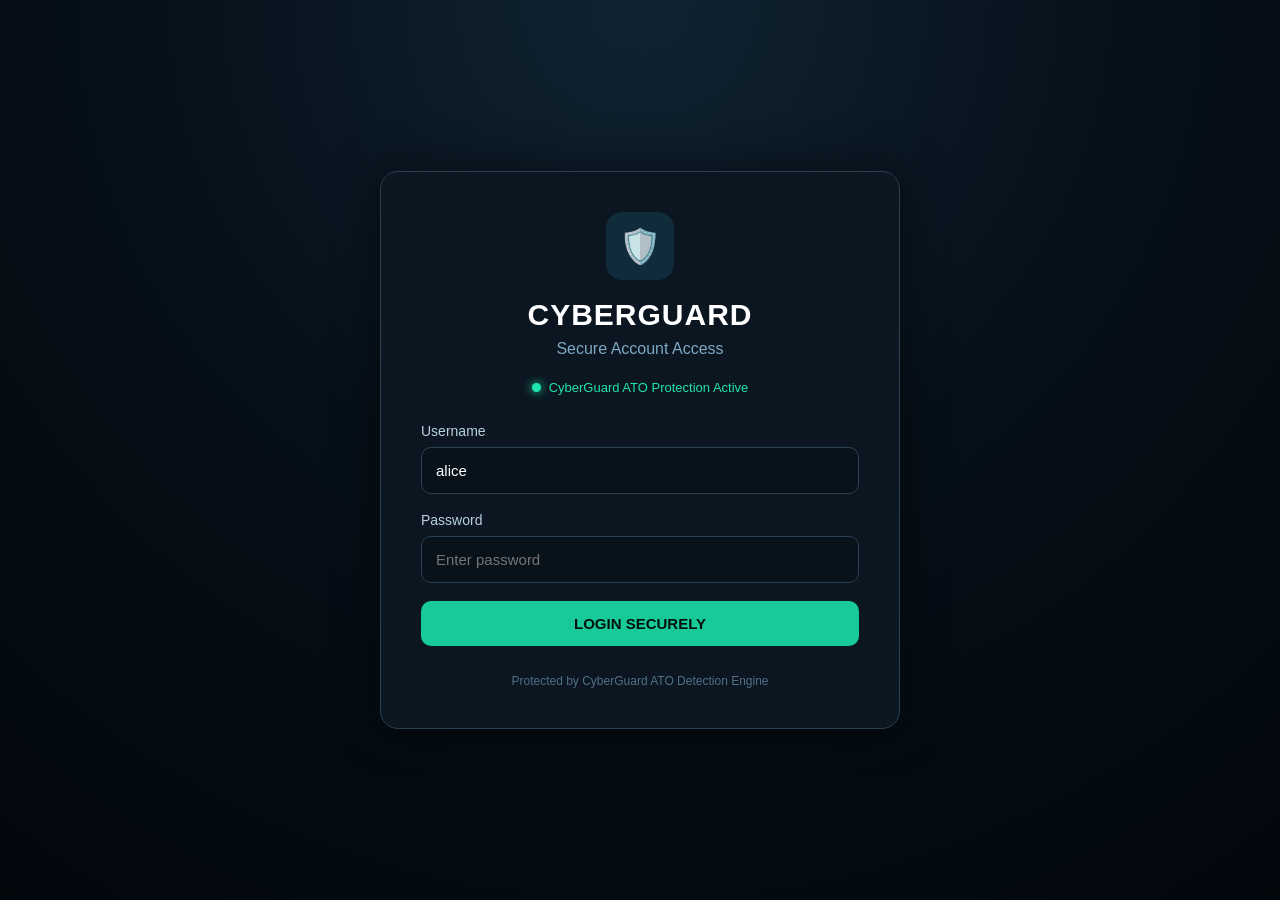
<file: 03-YOU-ACCOUNT-TAKEOVER/demo_app/templates/login.html>
<!DOCTYPE html>
<html lang="en">

<head>

    <meta charset="UTF-8">

    <meta
        name="viewport"
        content="width=device-width, initial-scale=1.0"
    >

    <title>CyberGuard Secure Login</title>


    <style>

        * {
            box-sizing: border-box;
            margin: 0;
            padding: 0;
            font-family:
                Arial,
                Helvetica,
                sans-serif;
        }


        body {

            min-height: 100vh;

            display: flex;

            justify-content: center;

            align-items: center;

            padding: 30px 0;

            background:
                radial-gradient(
                    circle at top,
                    #102332 0%,
                    #061019 45%,
                    #02070c 100%
                );

            color: white;
        }


        .container {

            width: 520px;

            max-width: 94%;

            background: #0b1621;

            border: 1px solid #294254;

            border-radius: 18px;

            padding: 40px;

            box-shadow:
                0 0 45px
                rgba(0, 0, 0, 0.5);
        }


        .logo {

            width: 68px;

            height: 68px;

            margin: 0 auto 18px;

            display: flex;

            align-items: center;

            justify-content: center;

            background: #102b3a;

            border-radius: 16px;

            font-size: 34px;
        }


        h1 {

            text-align: center;

            font-size: 30px;

            letter-spacing: 1px;

            margin-bottom: 8px;
        }


        .subtitle {

            text-align: center;

            color: #7fa9c4;

            margin-bottom: 22px;
        }


        .security-status {

            display: flex;

            justify-content: center;

            align-items: center;

            gap: 8px;

            color: #20e5ad;

            font-size: 13px;

            margin-bottom: 28px;
        }


        .dot {

            width: 9px;

            height: 9px;

            border-radius: 50%;

            background: #20e5ad;

            box-shadow:
                0 0 10px #20e5ad;
        }


        label {

            display: block;

            margin-bottom: 8px;

            color: #b9d0df;

            font-size: 14px;
        }


        input {

            width: 100%;

            padding: 14px;

            margin-bottom: 18px;

            background: #07121b;

            border: 1px solid #294254;

            border-radius: 10px;

            color: white;

            outline: none;

            font-size: 15px;
        }


        input:focus {

            border-color: #18d19f;

            box-shadow:
                0 0 0 2px
                rgba(24, 209, 159, 0.12);
        }


        button {

            width: 100%;

            padding: 14px;

            border: none;

            border-radius: 10px;

            background: #18c99a;

            color: #03110d;

            font-weight: bold;

            font-size: 15px;

            cursor: pointer;

            transition: 0.2s;
        }


        button:hover {

            background: #25e3b0;

            transform: translateY(-1px);
        }


        button:disabled {

            opacity: 0.55;

            cursor: not-allowed;

            transform: none;
        }


        .loader {

            display: none;

            text-align: center;

            color: #7fa9c4;

            margin-top: 15px;

            font-size: 13px;
        }


        /* =====================================================
           RESULT
           ===================================================== */

        .result {

            display: none;

            margin-top: 22px;

            padding: 20px;

            background: #07121b;

            border: 1px solid #294254;

            border-radius: 10px;
        }


        .result-title {

            font-size: 20px;

            font-weight: bold;

            margin-bottom: 12px;
        }


        .row {

            color: #a9bfcc;

            font-size: 14px;

            margin: 7px 0;

            line-height: 1.5;
        }


        .risk {

            margin-top: 14px;

            font-size: 25px;

            font-weight: bold;
        }


        .success {

            color: #25e6ad;
        }


        .warning {

            color: #ffc857;
        }


        .danger {

            color: #ff5c70;
        }


        /* =====================================================
           MFA
           ===================================================== */

        .mfa {

            display: none;

            margin-top: 22px;

            padding: 22px;

            border-radius: 12px;

            border: 1px solid #665b28;

            background:
                linear-gradient(
                    145deg,
                    #191807,
                    #0b1116
                );
        }


        .mfa-title {

            color: #ffd75e;

            font-size: 21px;

            font-weight: bold;

            margin-bottom: 10px;
        }


        .mfa-description {

            color: #aebbc4;

            font-size: 14px;

            line-height: 1.5;

            margin-bottom: 18px;
        }


        .otp-display {

            padding: 15px;

            margin-bottom: 18px;

            text-align: center;

            background: #101b23;

            border: 1px dashed #ffd75e;

            border-radius: 9px;

            color: #ffd75e;

            font-size: 24px;

            font-weight: bold;

            letter-spacing: 6px;
        }


        .back-button {

            margin-top: 10px;

            background: transparent;

            border: 1px solid #294254;

            color: #8da8b8;
        }


        .back-button:hover {

            background: #101d27;

            color: white;
        }


        /* =====================================================
           SUCCESS SESSION
           ===================================================== */

        .success-box {

            display: none;

            margin-top: 22px;

            padding: 22px;

            border-radius: 12px;

            border: 1px solid #1c705d;

            background: #071a16;
        }


        .success-title {

            color: #25e6ad;

            font-size: 21px;

            font-weight: bold;

            margin-bottom: 10px;
        }


        .session-id {

            margin-top: 12px;

            padding: 10px;

            background: #0b2821;

            border-radius: 7px;

            color: #8ee9d1;

            font-size: 12px;

            word-break: break-all;
        }


        /* =====================================================
           SESSION PROTECTION
           ===================================================== */

        .session-protection {

            display: none;

            margin-top: 22px;

            padding: 22px;

            border-radius: 12px;

            border: 1px solid #24506a;

            background:
                linear-gradient(
                    145deg,
                    #091a27,
                    #071119
                );
        }


        .protection-title {

            color: #53c7ff;

            font-size: 20px;

            font-weight: bold;

            margin-bottom: 8px;
        }


        .monitoring-status {

            display: flex;

            align-items: center;

            gap: 8px;

            margin-bottom: 18px;

            color: #25e6ad;

            font-size: 14px;
        }


        .monitor-dot {

            width: 9px;

            height: 9px;

            border-radius: 50%;

            background: #25e6ad;

            box-shadow:
                0 0 9px #25e6ad;
        }


        .monitor-grid {

            display: grid;

            grid-template-columns:
                1fr 1fr;

            gap: 10px;

            margin-bottom: 20px;
        }


        .monitor-item {

            padding: 11px;

            background: #0c202d;

            border: 1px solid #1d3c4e;

            border-radius: 8px;

            color: #a9c6d6;

            font-size: 13px;
        }


        .monitor-item span {

            color: #25e6ad;

            margin-right: 5px;
        }


        .takeover-button {

            background: #d84d62;

            color: white;
        }


        .takeover-button:hover {

            background: #ef5d72;
        }


        /* =====================================================
           TAKEOVER RESULT
           ===================================================== */

        .takeover-result {

            display: none;

            margin-top: 22px;

            padding: 22px;

            border-radius: 12px;

            border: 1px solid #8b3040;

            background:
                linear-gradient(
                    145deg,
                    #250d13,
                    #10090c
                );
        }


        .takeover-title {

            color: #ff6477;

            font-size: 21px;

            font-weight: bold;

            margin-bottom: 12px;
        }


        .attack-risk {

            color: #ff6477;

            font-size: 27px;

            font-weight: bold;

            margin: 12px 0;
        }


        .detection-list {

            margin-top: 12px;

            padding: 14px;

            background: #190b0f;

            border-radius: 8px;
        }


        .detection-item {

            color: #ffb2bc;

            font-size: 13px;

            margin: 8px 0;
        }


        .revoked {

            margin-top: 15px;

            padding: 12px;

            border-radius: 8px;

            background: #321017;

            color: #ff8b9a;

            font-weight: bold;

            text-align: center;
        }


        .footer {

            text-align: center;

            margin-top: 28px;

            color: #527087;

            font-size: 12px;
        }


        @media (max-width: 600px) {

            .container {

                padding: 28px 22px;

            }

            .monitor-grid {

                grid-template-columns:
                    1fr;

            }

        }

    </style>

</head>


<body>


<div class="container">


    <!-- =====================================================
         HEADER
         ===================================================== -->

    <div class="logo">
        🛡️
    </div>


    <h1>
        CYBERGUARD
    </h1>


    <div class="subtitle">
        Secure Account Access
    </div>


    <div class="security-status">

        <span class="dot"></span>

        CyberGuard ATO Protection Active

    </div>


    <!-- =====================================================
         LOGIN SECTION
         ===================================================== -->

    <div id="loginSection">

        <form id="loginForm">


            <label for="username">
                Username
            </label>


            <input
                type="text"
                id="username"
                value="alice"
                placeholder="Enter username"
                required
            >


            <label for="password">
                Password
            </label>


            <input
                type="password"
                id="password"
                placeholder="Enter password"
                required
            >


            <button
                type="submit"
                id="loginButton"
            >
                LOGIN SECURELY
            </button>


        </form>


        <div
            class="loader"
            id="loginLoader"
        >

            CyberGuard is analyzing
            authentication behavior...

        </div>

    </div>


    <!-- =====================================================
         LOGIN RESULT
         ===================================================== -->

    <div
        class="result"
        id="resultBox"
    >

        <div
            class="result-title"
            id="resultTitle"
        ></div>


        <div
            class="row"
            id="severity"
        ></div>


        <div
            class="row"
            id="decision"
        ></div>


        <div
            class="row"
            id="indicators"
        ></div>


        <div
            class="risk"
            id="risk"
        ></div>

    </div>


    <!-- =====================================================
         MFA SECTION
         ===================================================== -->

    <div
        class="mfa"
        id="mfaBox"
    >


        <div class="mfa-title">

            🔐 Additional Verification Required

        </div>


        <div class="mfa-description">

            CyberGuard detected elevated
            authentication risk.

            Complete MFA verification to
            continue securely.

        </div>


        <div
            class="otp-display"
            id="otpDisplay"
        >
            ------
        </div>


        <label for="otpInput">

            Enter Verification Code

        </label>


        <input
            type="text"
            id="otpInput"
            maxlength="6"
            inputmode="numeric"
            autocomplete="one-time-code"
            placeholder="Enter 6-digit OTP"
        >


        <button
            id="verifyButton"
            onclick="verifyMFA()"
        >
            VERIFY MFA
        </button>


        <button
            class="back-button"
            onclick="backToLogin()"
        >
            BACK TO LOGIN
        </button>


    </div>


    <!-- =====================================================
         AUTHENTICATION SUCCESS
         ===================================================== -->

    <div
        class="success-box"
        id="successBox"
    >


        <div class="success-title">

            ✓ Authentication Successful

        </div>


        <div class="row">

            Your identity has been verified.

        </div>


        <div class="row">

            CyberGuard created an authenticated
            session.

        </div>


        <div
            class="session-id"
            id="sessionId"
        ></div>


    </div>


    <!-- =====================================================
         SESSION PROTECTION
         ===================================================== -->

    <div
        class="session-protection"
        id="sessionProtection"
    >


        <div class="protection-title">

            🛡️ Session Protection

        </div>


        <div class="monitoring-status">

            <span class="monitor-dot"></span>

            Session Monitoring: ACTIVE

        </div>


        <div class="monitor-grid">


            <div class="monitor-item">

                <span>✓</span>

                IP Monitoring

            </div>


            <div class="monitor-item">

                <span>✓</span>

                Device Monitoring

            </div>


            <div class="monitor-item">

                <span>✓</span>

                Browser Monitoring

            </div>


            <div class="monitor-item">

                <span>✓</span>

                Location Monitoring

            </div>


        </div>


        <button
            class="takeover-button"
            id="takeoverButton"
            onclick="simulateSessionTakeover()"
        >

            ⚠ SIMULATE SESSION TAKEOVER

        </button>


    </div>


    <!-- =====================================================
         TAKEOVER RESULT
         ===================================================== -->

    <div
        class="takeover-result"
        id="takeoverResult"
    >


        <div class="takeover-title">

            ⚠ SESSION TAKEOVER DETECTED

        </div>


        <div
            class="row"
            id="takeoverDecision"
        ></div>


        <div
            class="row"
            id="takeoverSeverity"
        ></div>


        <div
            class="attack-risk"
            id="takeoverRisk"
        ></div>


        <div class="detection-list">


            <div
                class="detection-item"
                id="ipDetection"
            >
                ✓ IP change detection
            </div>


            <div
                class="detection-item"
                id="deviceDetection"
            >
                ✓ Device change detection
            </div>


            <div
                class="detection-item"
                id="browserDetection"
            >
                ✓ Browser/User-Agent change detection
            </div>


            <div
                class="detection-item"
                id="locationDetection"
            >
                ✓ Location change detection
            </div>


        </div>


        <div class="revoked">

            ✓ Session automatically revoked

            <br>

            ✓ Current request rejected

            <br>

            ✓ Re-authentication required

        </div>


    </div>


    <div class="footer">

        Protected by CyberGuard ATO Detection Engine

    </div>


</div>


<script>


// ==========================================================
// GLOBAL STATE
// ==========================================================

let currentChallengeId = null;

let currentSessionId = null;


// ==========================================================
// LOGIN
// ==========================================================

document
    .getElementById("loginForm")
    .addEventListener(
        "submit",
        async function(event) {

            event.preventDefault();


            const username =
                document
                    .getElementById("username")
                    .value
                    .trim();


            const password =
                document
                    .getElementById("password")
                    .value;


            const loginButton =
                document
                    .getElementById("loginButton");


            const loader =
                document
                    .getElementById("loginLoader");


            loginButton.disabled = true;

            loader.style.display = "block";


            hideMFA();

            hideSuccess();

            hideSessionProtection();

            hideTakeoverResult();

            clearResult();


            /*
             * Hackathon demonstration context.
             *
             * These controlled values simulate a
             * suspicious authentication environment.
             *
             * In production, security context should
             * be derived/trusted by the server.
             */

            const payload = {

                username: username,

                password: password,

                ip_address:
                    "198.51.100.25",

                location:
                    "Delhi",

                device_id:
                    "NEW-DEVICE-001",

                user_agent:
                    "Unknown-Attacker-Agent"

            };


            try {


                const response =
                    await fetch(
                        "/api/login",
                        {

                            method: "POST",

                            headers: {

                                "Content-Type":
                                    "application/json"

                            },

                            body:
                                JSON.stringify(payload)

                        }
                    );


                const data =
                    await response.json();


                console.log(
                    "CyberGuard Login Response:",
                    data
                );


                displayLoginResult(data);


                // ==========================================
                // MFA REQUIRED
                // ==========================================

                if (
                    data.decision ===
                    "MFA_REQUIRED"
                ) {


                    currentChallengeId =
                        data.mfa &&
                        data.mfa.challenge_id;


                    const demoOTP =
                        data.mfa &&
                        data.mfa.demo_otp;


                    if (
                        currentChallengeId &&
                        demoOTP
                    ) {


                        document
                            .getElementById(
                                "otpDisplay"
                            )
                            .textContent =
                            demoOTP;


                        document
                            .getElementById(
                                "mfaBox"
                            )
                            .style.display =
                            "block";


                        document
                            .getElementById(
                                "otpInput"
                            )
                            .focus();

                    }

                }


                // ==========================================
                // DIRECT ALLOW
                // ==========================================

                else if (
                    data.decision ===
                    "ALLOW"
                ) {


                    handleAuthenticatedSession(
                        data
                    );

                }


            }


            catch(error) {


                console.error(error);


                showError(
                    "Unable to connect to CyberGuard."
                );


            }


            finally {


                loginButton.disabled = false;

                loader.style.display = "none";

            }

        }
    );


// ==========================================================
// DISPLAY LOGIN RESULT
// ==========================================================

function displayLoginResult(data) {


    const resultBox =
        document
            .getElementById(
                "resultBox"
            );


    const resultTitle =
        document
            .getElementById(
                "resultTitle"
            );


    const severity =
        document
            .getElementById(
                "severity"
            );


    const decision =
        document
            .getElementById(
                "decision"
            );


    const indicators =
        document
            .getElementById(
                "indicators"
            );


    const risk =
        document
            .getElementById(
                "risk"
            );


    resultBox.style.display =
        "block";


    const decisionValue =
        data.decision ||
        "UNKNOWN";


    if (
        decisionValue ===
        "ALLOW"
    ) {


        resultTitle.textContent =
            "✓ Login Approved";


        resultTitle.className =
            "result-title success";


        risk.className =
            "risk success";

    }


    else if (
        decisionValue ===
        "MFA_REQUIRED"
    ) {


        resultTitle.textContent =
            "⚠ Additional Verification Required";


        resultTitle.className =
            "result-title warning";


        risk.className =
            "risk warning";

    }


    else if (
        decisionValue ===
        "BLOCK"
    ) {


        resultTitle.textContent =
            "✕ Login Blocked";


        resultTitle.className =
            "result-title danger";


        risk.className =
            "risk danger";

    }


    else {


        resultTitle.textContent =
            "Authentication Result";


        resultTitle.className =
            "result-title";

    }


    severity.textContent =
        "Severity: " +
        (
            data.severity ||
            "Unknown"
        );


    decision.textContent =
        "Decision: " +
        decisionValue;


    const list =
        data.indicators ||
        [];


    indicators.textContent =
        list.length > 0

        ?

        "Indicators: " +
        list.join(", ")

        :

        "Indicators: None";


    risk.textContent =
        "Risk Score: " +
        (
            data.risk_score ??
            0
        ) +
        "/100";

}


// ==========================================================
// MFA VERIFY
// ==========================================================

async function verifyMFA() {


    const otp =
        document
            .getElementById(
                "otpInput"
            )
            .value
            .trim();


    const verifyButton =
        document
            .getElementById(
                "verifyButton"
            );


    if (!currentChallengeId) {


        showError(
            "No active MFA challenge."
        );


        return;

    }


    if (!/^\d{6}$/.test(otp)) {


        alert(
            "Please enter the 6-digit OTP."
        );


        return;

    }


    verifyButton.disabled = true;


    try {


        const response =
            await fetch(
                "/api/mfa/verify",
                {

                    method: "POST",

                    headers: {

                        "Content-Type":
                            "application/json"

                    },

                    body:
                        JSON.stringify({

                            challenge_id:
                                currentChallengeId,

                            otp:
                                otp

                        })

                }
            );


        const data =
            await response.json();


        console.log(
            "MFA Response:",
            data
        );


        if (
            data.mfa &&
            data.mfa.verified === true &&
            data.decision === "ALLOW"
        ) {


            currentChallengeId =
                null;


            document
                .getElementById(
                    "mfaBox"
                )
                .style.display =
                "none";


            document
                .getElementById(
                    "resultBox"
                )
                .style.display =
                "none";


            handleAuthenticatedSession(
                data
            );


        }


        else {


            displayLoginResult({

                decision:
                    data.decision ||
                    "BLOCK",

                severity:
                    data.severity ||
                    "High",

                risk_score:
                    data.risk_score ||
                    0,

                indicators: [

                    data.reason ||
                    "MFA verification failed"

                ]

            });


            alert(
                "MFA verification failed."
            );

        }


    }


    catch(error) {


        console.error(error);


        showError(
            "MFA verification request failed."
        );


    }


    finally {


        verifyButton.disabled =
            false;

    }

}


// ==========================================================
// HANDLE AUTHENTICATED SESSION
// ==========================================================

function handleAuthenticatedSession(data) {


    const session =
        data.session ||
        {};


    currentSessionId =
        session.session_id ||
        null;


    document
        .getElementById(
            "successBox"
        )
        .style.display =
        "block";


    document
        .getElementById(
            "sessionProtection"
        )
        .style.display =
        "block";


    document
        .getElementById(
            "sessionId"
        )
        .textContent =

        currentSessionId

        ?

        "Session ID: " +
        currentSessionId

        :

        "Authenticated session created.";

}


// ==========================================================
// SIMULATE SESSION TAKEOVER
// ==========================================================

async function simulateSessionTakeover() {


    if (!currentSessionId) {


        alert(
            "No authenticated session is available."
        );


        return;

    }


    const button =
        document
            .getElementById(
                "takeoverButton"
            );


    button.disabled = true;


    button.textContent =
        "Analyzing Session...";


    hideTakeoverResult();


    try {


        /*
         * Simulated attacker context.
         *
         * The session ID remains the same.
         *
         * IP, device, browser and location
         * are changed to simulate session takeover.
         */

        const payload = {

            session_id:
                currentSessionId,

            current_ip:
                "203.0.113.50",

            current_device_id:
                "ATTACKER-DEVICE",

            current_user_agent:
                "Attacker-Browser",

            current_location:
                "Unknown"

        };


        const response =
            await fetch(
                "/api/session/check",
                {

                    method: "POST",

                    headers: {

                        "Content-Type":
                            "application/json"

                    },

                    body:
                        JSON.stringify(payload)

                }
            );


        const data =
            await response.json();


        console.log(
            "Session Takeover Response:",
            data
        );


        displayTakeoverResult(
            data
        );


    }


    catch(error) {


        console.error(error);


        alert(
            "Session takeover check failed."
        );

    }


    finally {


        button.disabled =
            false;


        button.textContent =
            "⚠ SIMULATE SESSION TAKEOVER";

    }

}


// ==========================================================
// DISPLAY TAKEOVER RESULT
// ==========================================================

function displayTakeoverResult(data) {


    const box =
        document
            .getElementById(
                "takeoverResult"
            );


    const decision =
        document
            .getElementById(
                "takeoverDecision"
            );


    const severity =
        document
            .getElementById(
                "takeoverSeverity"
            );


    const risk =
        document
            .getElementById(
                "takeoverRisk"
            );


    box.style.display =
        "block";


    decision.textContent =
        "Decision: " +
        (
            data.decision ||
            "UNKNOWN"
        );


    severity.textContent =
        "Severity: " +
        (
            data.severity ||
            "Unknown"
        );


    risk.textContent =
        "Risk Score: " +
        (
            data.risk_score ??
            0
        ) +
        "/100";


    const anomaly =
        data.anomaly_detection ||
        {};


    const changes =
        anomaly.changes_detected ||
        [];


    document
        .getElementById(
            "ipDetection"
        )
        .textContent =
        changes.some(
            item =>
                item
                    .toLowerCase()
                    .includes("ip")
        )

        ?

        "✓ IP address change detected"

        :

        "✓ IP monitoring checked";


    document
        .getElementById(
            "deviceDetection"
        )
        .textContent =
        changes.some(
            item =>
                item
                    .toLowerCase()
                    .includes("device")
        )

        ?

        "✓ Device change detected"

        :

        "✓ Device monitoring checked";


    document
        .getElementById(
            "browserDetection"
        )
        .textContent =
        changes.some(
            item =>
                item
                    .toLowerCase()
                    .includes("user")
        )

        ?

        "✓ Browser/User-Agent change detected"

        :

        "✓ Browser monitoring checked";


    document
        .getElementById(
            "locationDetection"
        )
        .textContent =
        changes.some(
            item =>
                item
                    .toLowerCase()
                    .includes("location")
        )

        ?

        "✓ Location change detected"

        :

        "✓ Location monitoring checked";


    if (
        data.revocation &&
        data.revocation.revoked === true
    ) {


        document
            .querySelector(
                ".revoked"
            )
            .innerHTML =

            "✓ Session automatically revoked" +
            "<br>" +
            "✓ Current request rejected" +
            "<br>" +
            "✓ Re-authentication required";

    }


}


// ==========================================================
// BACK TO LOGIN
// ==========================================================

function backToLogin() {


    currentChallengeId =
        null;


    currentSessionId =
        null;


    hideMFA();

    hideSuccess();

    hideSessionProtection();

    hideTakeoverResult();

    clearResult();


    document
        .getElementById(
            "otpInput"
        )
        .value = "";

}


// ==========================================================
// HIDE MFA
// ==========================================================

function hideMFA() {


    document
        .getElementById(
            "mfaBox"
        )
        .style.display =
        "none";

}


// ==========================================================
// HIDE SUCCESS
// ==========================================================

function hideSuccess() {


    document
        .getElementById(
            "successBox"
        )
        .style.display =
        "none";

}


// ==========================================================
// HIDE SESSION PROTECTION
// ==========================================================

function hideSessionProtection() {


    document
        .getElementById(
            "sessionProtection"
        )
        .style.display =
        "none";

}


// ==========================================================
// HIDE TAKEOVER RESULT
// ==========================================================

function hideTakeoverResult() {


    document
        .getElementById(
            "takeoverResult"
        )
        .style.display =
        "none";

}


// ==========================================================
// CLEAR LOGIN RESULT
// ==========================================================

function clearResult() {


    document
        .getElementById(
            "resultBox"
        )
        .style.display =
        "none";

}


// ==========================================================
// ERROR
// ==========================================================

function showError(message) {


    const resultBox =
        document
            .getElementById(
                "resultBox"
            );


    const title =
        document
            .getElementById(
                "resultTitle"
            );


    resultBox.style.display =
        "block";


    title.textContent =
        "⚠ " + message;


    title.className =
        "result-title danger";

}

</script>


</body>

</html>
</file>
